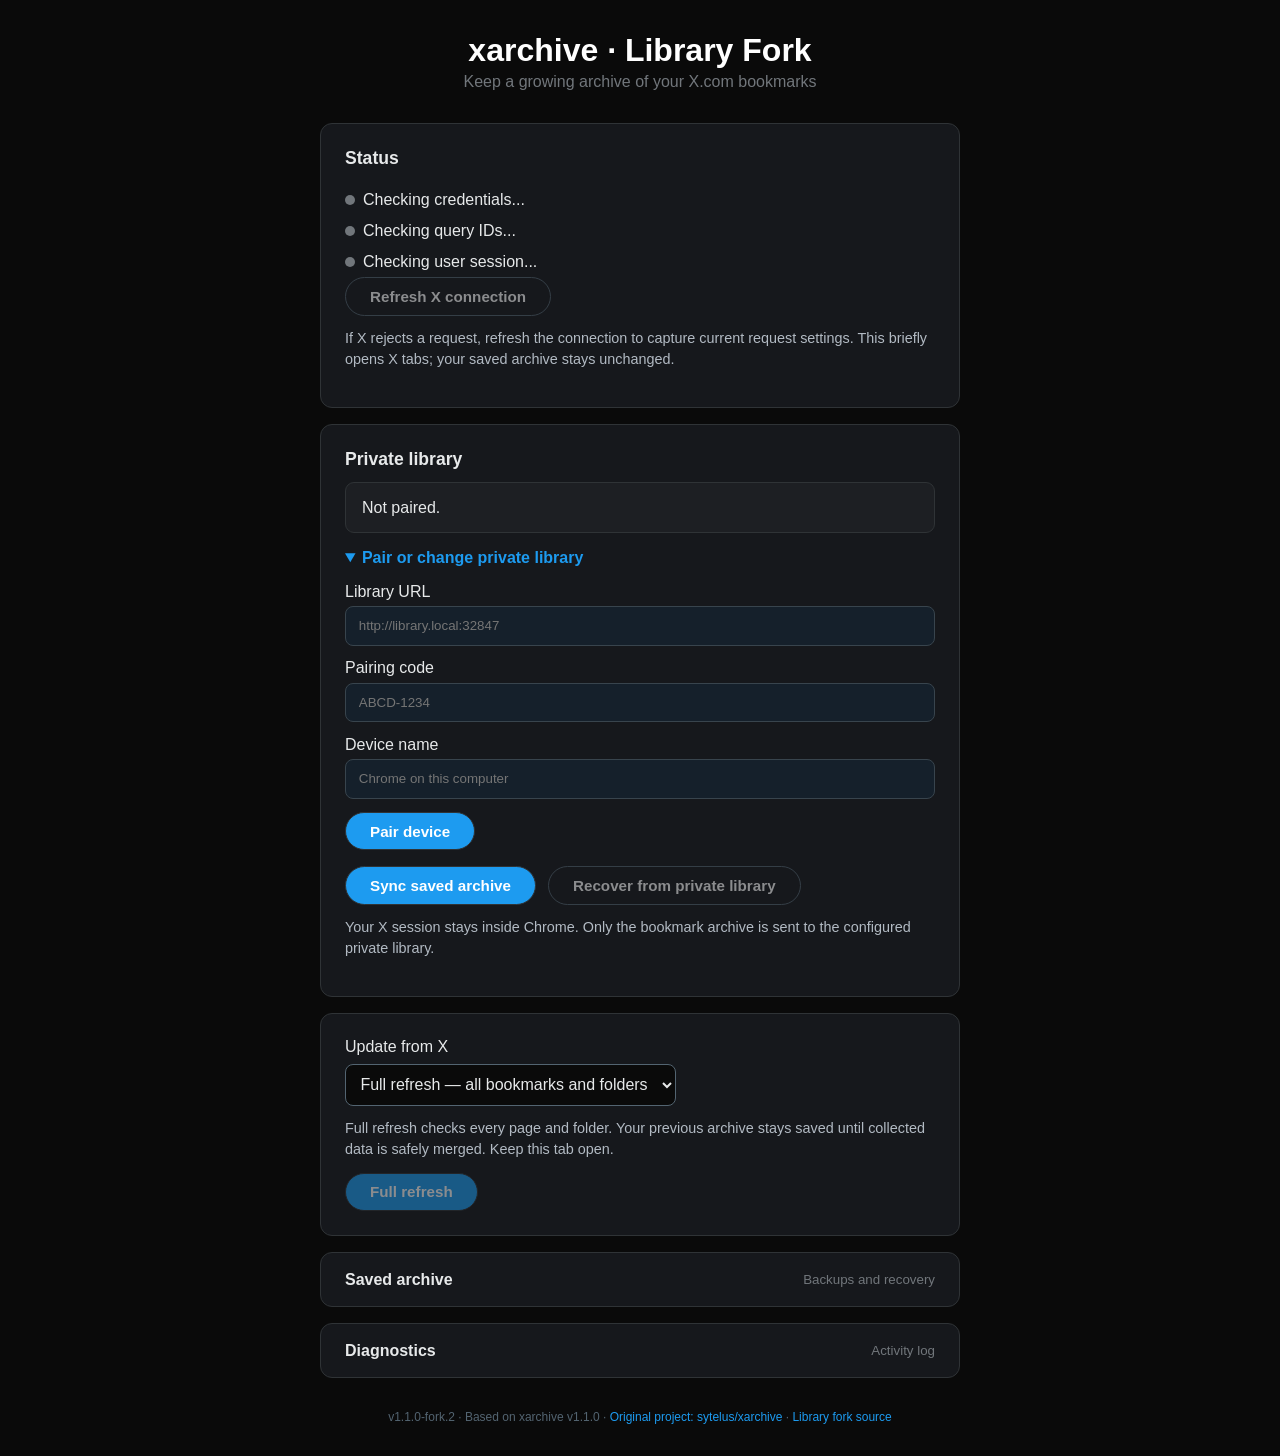
<file: extension/xarchive/options.html>
<!DOCTYPE html>
<html lang="en">
<head>
  <meta charset="UTF-8">
  <meta name="viewport" content="width=device-width, initial-scale=1.0">
  <title>xarchive · Library Fork</title>
  <link rel="stylesheet" href="options.css">
</head>
<body>
  <div class="container">
    <header>
      <h1>xarchive · Library Fork</h1>
      <p class="subtitle">Keep a growing archive of your X.com bookmarks</p>
    </header>

    <!-- Status Section -->
    <section id="status-section" class="card">
      <h2>Status</h2>
      <div id="cred-status" class="status-item">
        <span class="status-dot" id="cred-dot"></span>
        <span id="cred-text">Checking credentials...</span>
      </div>
      <div id="queryid-status" class="status-item">
        <span class="status-dot" id="queryid-dot"></span>
        <span id="queryid-text">Checking query IDs...</span>
      </div>
      <div id="user-status" class="status-item">
        <span class="status-dot" id="user-dot"></span>
        <span id="user-text">Checking user session...</span>
      </div>
      <p id="hint-text" class="hint" style="display:none;"></p>
      <button id="btn-connection" class="secondary" disabled>Refresh X connection</button>
      <p class="help">If X rejects a request, refresh the connection to capture current request settings. This briefly opens X tabs; your saved archive stays unchanged.</p>
    </section>

    <!-- Private library connection: primary setup, directly below status. -->
    <section id="connector-section" class="card">
      <h2>Private library</h2>
      <p id="connector-status" class="connection-status" role="status">Not paired.</p>
      <details id="connector-setup" class="inline-disclosure" open>
        <summary>Pair or change private library</summary>
        <div class="disclosure-body">
          <label for="connector-url">Library URL</label>
          <input id="connector-url" type="url" placeholder="http://library.local:32847" autocomplete="url">
          <label for="connector-code">Pairing code</label>
          <input id="connector-code" type="text" placeholder="ABCD-1234" autocomplete="one-time-code">
          <label for="connector-name">Device name</label>
          <input id="connector-name" type="text" maxlength="100" placeholder="Chrome on this computer">
          <button id="btn-pair">Pair device</button>
        </div>
      </details>
      <div id="connector-actions" class="button-row connector-buttons" hidden>
        <button id="btn-sync-now">Sync saved archive</button>
        <button id="btn-bootstrap" class="secondary" disabled>Recover from private library</button>
      </div>
      <p class="help">Your X session stays inside Chrome. Only the bookmark archive is sent to the configured private library.</p>
    </section>

    <!-- Controls Section -->
    <section id="controls-section" class="card">
      <label for="update-mode">Update from X</label>
      <select id="update-mode">
        <option value="full">Full refresh — all bookmarks and folders</option>
        <option value="quick">Quick update — recent bookmarks only</option>
      </select>
      <p id="mode-help" class="help">Full refresh checks every page and folder. Your previous archive stays saved until collected data is safely merged. Keep this tab open.</p>
      <div class="button-row">
        <button id="btn-start" disabled>Full refresh</button>
        <button id="btn-pause" style="display:none;">Pause</button>
        <button id="btn-resume" style="display:none;">Resume</button>
        <button id="btn-stop" style="display:none;">Stop</button>
      </div>
    </section>

    <details id="library-section" class="card disclosure-card">
      <summary><span>Saved archive</span><small>Backups and recovery</small></summary>
      <div class="disclosure-body">
        <p id="library-status" role="status" aria-live="polite">Loading saved archive…</p>
        <p id="library-refresh" class="help"></p>
        <div class="button-row">
          <button id="btn-import" class="secondary">Import existing JSON</button>
          <button id="btn-combined" disabled>Download combined archive</button>
          <button id="btn-undo" class="secondary" disabled>Undo last update</button>
        </div>
        <input id="library-file" type="file" accept=".json,application/json" hidden>
        <p class="help">Import an earlier export to start with your existing data. Updates add and refresh bookmarks; missing or unavailable posts never erase saved content. Each X account has a separate archive.</p>
        <p class="help">The extension and viewer keep separate browser copies. Download the combined JSON here, then use <strong>Update from JSON</strong> in the viewer. Keep downloaded files as backups.</p>
      </div>
    </details>

    <!-- Progress Section -->
    <section id="progress-section" class="card" style="display:none;">
      <h2>Progress</h2>
      <div class="progress-bar-container">
        <div class="progress-bar" id="progress-bar"></div>
      </div>
      <div class="progress-stats">
        <div class="stat">
          <span class="stat-label">Phase</span>
          <span class="stat-value" id="stat-phase">--</span>
        </div>
        <div class="stat">
          <span class="stat-label">Bookmarks</span>
          <span class="stat-value" id="stat-bookmarks">0</span>
        </div>
        <div class="stat">
          <span class="stat-label">Pages</span>
          <span class="stat-value" id="stat-pages">0</span>
        </div>
        <div class="stat">
          <span class="stat-label">Folders</span>
          <span class="stat-value" id="stat-folders">--</span>
        </div>
        <div class="stat">
          <span class="stat-label">Speed</span>
          <span class="stat-value" id="stat-speed">--</span>
        </div>
        <div class="stat">
          <span class="stat-label">Elapsed</span>
          <span class="stat-value" id="stat-elapsed">0:00</span>
        </div>
      </div>
      <div id="rate-limit-notice" class="notice" style="display:none;">
        <p>Rate limited. Waiting <span id="cooldown-timer"></span>...</p>
      </div>
    </section>

    <!-- Log Section -->
    <details id="log-section" class="card disclosure-card">
      <summary><span>Diagnostics</span><small>Activity log</small></summary>
      <div class="disclosure-body"><div id="log" class="log-container"></div></div>
    </details>

    <!-- Result Section (shown after complete or stop) -->
    <section id="result-section" class="card" style="display:none;">
      <h2 id="result-heading">Export Complete</h2>
      <p id="result-account" class="help"></p>
      <p id="result-coverage" class="help" role="status"></p>
      <div class="complete-stats">
        <p><strong id="result-total">0</strong> bookmarks collected in this scan</p>
        <p><strong id="result-available">0</strong> available, <strong id="result-unavailable">0</strong> unavailable</p>
        <div id="result-unavailable-reasons" style="display:none;"></div>
        <p id="result-folder-summary"><strong id="result-folders">0</strong> folders found</p>
        <p>Duration: <strong id="result-duration">0:00</strong></p>
      </div>
      <div class="button-row">
        <button id="btn-download">Download latest snapshot</button>
        <button id="btn-recover" class="secondary">Merge collected snapshot</button>
      </div>
      <p class="help">A snapshot contains only this scan’s results. The combined archive above includes previously saved bookmarks too. Pause/Resume works while this tab stays open. After closing it, collected data can be recovered here; the next scan starts from the beginning.</p>
    </section>

    <!-- Footer -->
    <footer>
      <span id="version-info"></span>
      &middot; Based on xarchive <span id="upstream-version-info"></span>
      &middot; <a href="https://github.com/sytelus/xarchive" target="_blank" rel="noopener">Original project: sytelus/xarchive</a>
      &middot; <a href="https://github.com/sergioframi/x-bookmarks-library" target="_blank" rel="noopener">Library fork source</a>
    </footer>
  </div>

  <dialog id="library-review" aria-labelledby="library-review-title">
    <h2 id="library-review-title">Review archive import</h2>
    <p id="library-review-summary"></p>
    <p id="library-review-coverage" class="help"></p>
    <p id="library-review-expectation" class="help">Save adds and refreshes bookmarks for this account. Older saved content stays. Undo restores your previous archive.</p>
    <p id="library-review-error" role="alert"></p>
    <div class="button-row"><button id="library-cancel" class="secondary">Cancel</button><button id="library-save">Save update</button></div>
  </dialog>

  <script type="module" src="options.js"></script>
</body>
</html>
</file>
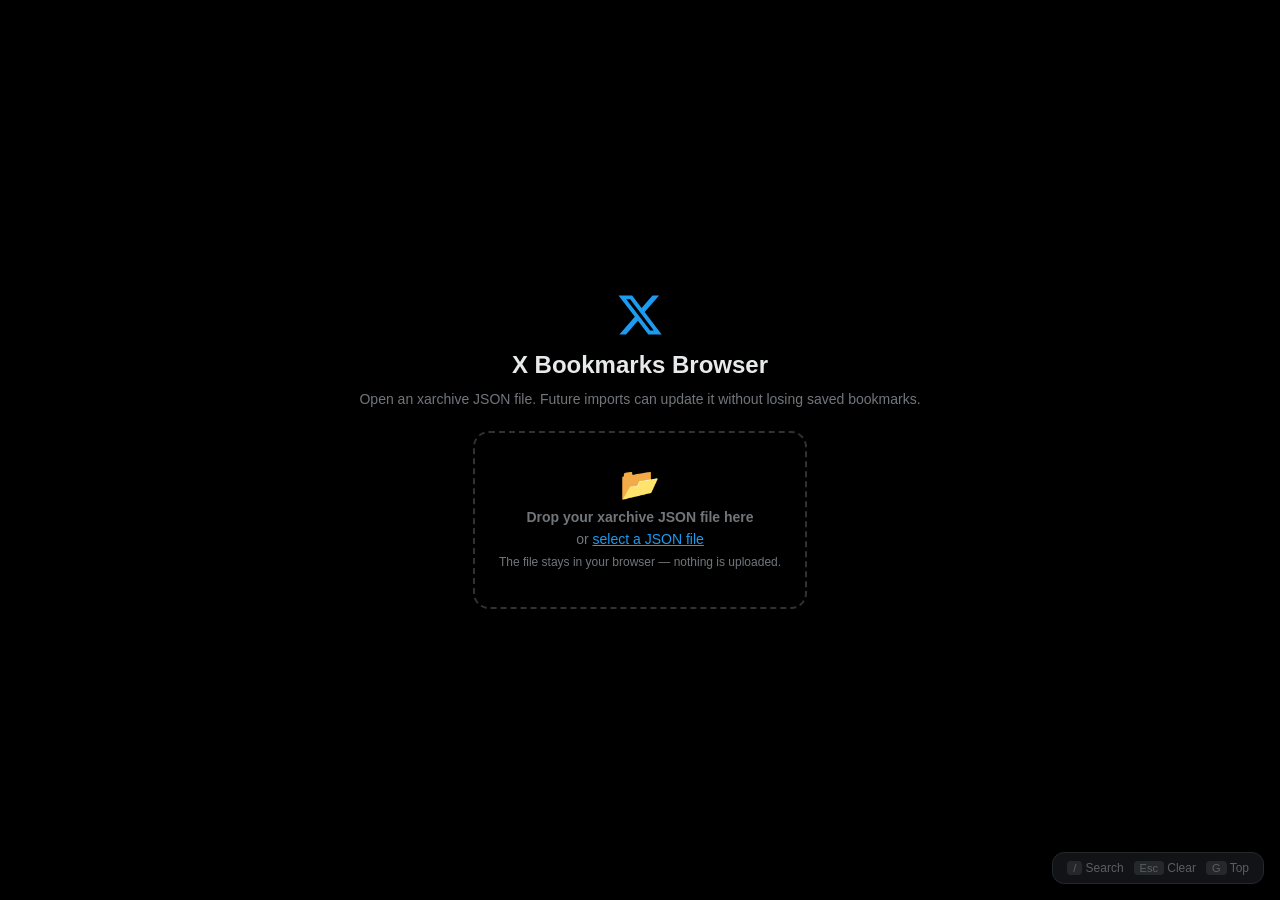
<file: extension/xarchive/viewer.html>
<!DOCTYPE html>
<html lang="en">
<head>
<meta name="referrer" content="no-referrer">
<meta charset="UTF-8">
<meta name="viewport" content="width=device-width, initial-scale=1.0">
<title>X Bookmarks Browser</title>
<style>
:root {
  --bg: #000;
  --surface: #16181c;
  --surface-hover: #1d1f23;
  --border: #2f3336;
  --text: #e7e9ea;
  --text-secondary: #71767b;
  --accent: #1d9bf0;
  --accent-hover: #1a8cd8;
  --green: #00ba7c;
  --pink: #f91880;
  --orange: #ff7a00;
  --sidebar-w: 280px;
  --header-h: 53px;
}

* { margin: 0; padding: 0; box-sizing: border-box; }

body {
  font-family: -apple-system, BlinkMacSystemFont, "Segoe UI", Roboto, Helvetica, Arial, sans-serif;
  background: var(--bg);
  color: var(--text);
  overflow: hidden;
  height: 100vh;
}

/* Layout */
.app { display: flex; height: 100vh; }

/* Sidebar */
.sidebar {
  width: var(--sidebar-w);
  border-right: 1px solid var(--border);
  display: flex;
  flex-direction: column;
  flex-shrink: 0;
  height: 100vh;
  overflow: hidden;
}

.sidebar-header {
  padding: 12px 16px;
  border-bottom: 1px solid var(--border);
  font-size: 20px;
  font-weight: 700;
  display: flex;
  align-items: center;
  gap: 8px;
  flex-shrink: 0;
}

.sidebar-header svg { width: 24px; height: 24px; fill: var(--text); }

.folder-filter {
  padding: 8px 12px;
  flex-shrink: 0;
}

.folder-filter input {
  width: 100%;
  background: var(--surface);
  border: 1px solid var(--border);
  border-radius: 20px;
  padding: 6px 12px;
  color: var(--text);
  font-size: 13px;
  outline: none;
}

.folder-filter input:focus { border-color: var(--accent); }

.folder-list {
  flex: 1;
  overflow-y: auto;
  padding: 4px 0;
}

.folder-item {
  padding: 8px 16px;
  cursor: pointer;
  font-size: 14px;
  color: var(--text-secondary);
  display: flex;
  justify-content: space-between;
  align-items: center;
  transition: background 0.15s;
  user-select: none;
}

.folder-item:hover { background: var(--surface-hover); }
.folder-item.active { background: var(--surface); color: var(--accent); font-weight: 600; }

.folder-count {
  font-size: 12px;
  background: var(--surface);
  padding: 1px 8px;
  border-radius: 12px;
  color: var(--text-secondary);
  min-width: 28px;
  text-align: center;
}

.folder-item.active .folder-count { background: rgba(29,155,240,0.15); color: var(--accent); }

/* Main content */
.main {
  flex: 1;
  display: flex;
  flex-direction: column;
  min-width: 0;
  height: 100vh;
}

/* Header / Search */
.header {
  height: var(--header-h);
  border-bottom: 1px solid var(--border);
  display: flex;
  align-items: center;
  padding: 0 16px;
  gap: 12px;
  flex-shrink: 0;
  backdrop-filter: blur(12px);
  background: rgba(0,0,0,0.65);
  position: sticky;
  top: 0;
  z-index: 10;
}

.search-box {
  flex: 1;
  max-width: 500px;
  position: relative;
}

.search-box svg {
  position: absolute;
  left: 12px;
  top: 50%;
  transform: translateY(-50%);
  width: 18px;
  height: 18px;
  fill: var(--text-secondary);
  pointer-events: none;
}

.search-box input {
  width: 100%;
  background: var(--surface);
  border: 1px solid var(--border);
  border-radius: 24px;
  padding: 8px 12px 8px 38px;
  color: var(--text);
  font-size: 14px;
  outline: none;
  transition: border-color 0.15s;
}

.search-box input:focus { border-color: var(--accent); }
.search-box input:focus + svg { fill: var(--accent); }

.result-count {
  font-size: 13px;
  color: var(--text-secondary);
  white-space: nowrap;
}

.sort-btn {
  background: var(--surface);
  border: 1px solid var(--border);
  color: var(--text-secondary);
  border-radius: 20px;
  padding: 6px 14px;
  font-size: 13px;
  cursor: pointer;
  white-space: nowrap;
  transition: all 0.15s;
}

.sort-btn:hover { border-color: var(--accent); color: var(--accent); }

/* Tweet feed */
.feed {
  flex: 1;
  overflow-y: auto;
  position: relative;
}

.feed-inner {
  position: relative;
  max-width: 700px;
  margin: 0 auto;
}

/* Tweet card */
.tweet {
  border-bottom: 1px solid var(--border);
  padding: 12px 16px;
  transition: background 0.1s;
  cursor: default;
  position: absolute;
  width: 100%;
  left: 0;
}

.tweet:hover { background: var(--surface-hover); }

.tweet-header {
  display: flex;
  align-items: center;
  gap: 8px;
  margin-bottom: 4px;
}

.avatar {
  width: 40px;
  height: 40px;
  border-radius: 50%;
  background: var(--surface);
  flex-shrink: 0;
  display: flex;
  align-items: center;
  justify-content: center;
  font-size: 16px;
  font-weight: 700;
  color: var(--accent);
  overflow: hidden;
}

.avatar img {
  width: 100%;
  height: 100%;
  object-fit: cover;
}

.tweet-author {
  display: flex;
  flex-direction: column;
  min-width: 0;
  flex: 1;
}

.author-name {
  font-weight: 700;
  font-size: 15px;
  white-space: nowrap;
  overflow: hidden;
  text-overflow: ellipsis;
}

.author-handle {
  font-size: 13px;
  color: var(--text-secondary);
}

.tweet-date {
  font-size: 13px;
  color: var(--text-secondary);
  white-space: nowrap;
  margin-left: auto;
}

.tweet-date a { color: var(--text-secondary); text-decoration: none; }
.tweet-date a:hover { text-decoration: underline; }

/* Tweet text */
.tweet-text {
  font-size: 15px;
  line-height: 1.5;
  word-wrap: break-word;
  overflow-wrap: break-word;
  margin: 4px 0 0 48px;
  white-space: pre-wrap;
}

.tweet-text a { color: var(--accent); text-decoration: none; }
.tweet-text a:hover { text-decoration: underline; }
.tweet-text .hashtag { color: var(--accent); }
.tweet-text .mention { color: var(--accent); }

/* Reply indicator */
.reply-indicator {
  font-size: 13px;
  color: var(--text-secondary);
  margin: 0 0 4px 48px;
}

.reply-indicator a { color: var(--accent); text-decoration: none; }

/* Media */
.tweet-media {
  margin: 10px 0 0 48px;
  border-radius: 16px;
  overflow: hidden;
  border: 1px solid var(--border);
}

.tweet-media.grid-2 { display: grid; grid-template-columns: 1fr 1fr; gap: 2px; }
.tweet-media.grid-3 { display: grid; grid-template-columns: 1fr 1fr; grid-template-rows: 1fr 1fr; gap: 2px; }
.tweet-media.grid-3 > :first-child { grid-row: 1 / -1; }
.tweet-media.grid-4 { display: grid; grid-template-columns: 1fr 1fr; grid-template-rows: 1fr 1fr; gap: 2px; }

.media-item {
  position: relative;
  background: var(--surface);
  min-height: 120px;
  max-height: 400px;
  overflow: hidden;
}

.media-item img {
  width: 100%;
  height: 100%;
  object-fit: cover;
  display: block;
}

.media-item video {
  width: 100%;
  height: 100%;
  object-fit: cover;
  display: block;
}

.media-placeholder {
  display: flex;
  align-items: center;
  justify-content: center;
  min-height: 120px;
  color: var(--text-secondary);
  font-size: 13px;
  gap: 6px;
  padding: 16px;
  text-align: center;
}

.media-placeholder svg { width: 20px; height: 20px; fill: var(--text-secondary); }

.gif-badge {
  position: absolute;
  bottom: 8px;
  left: 8px;
  background: rgba(0,0,0,0.75);
  color: #fff;
  font-size: 11px;
  font-weight: 700;
  padding: 2px 6px;
  border-radius: 4px;
}

/* Card */
.tweet-card {
  margin: 10px 0 0 48px;
  border: 1px solid var(--border);
  border-radius: 16px;
  overflow: hidden;
  cursor: pointer;
  transition: background 0.15s;
}

.tweet-card:hover { background: var(--surface); }

.card-body {
  padding: 12px;
}

.card-domain {
  font-size: 12px;
  color: var(--text-secondary);
  margin-bottom: 2px;
  display: flex;
  align-items: center;
  gap: 4px;
}

.card-title {
  font-size: 14px;
  font-weight: 400;
  line-height: 1.3;
  display: -webkit-box;
  -webkit-line-clamp: 2;
  -webkit-box-orient: vertical;
  overflow: hidden;
}

.card-desc {
  font-size: 13px;
  color: var(--text-secondary);
  margin-top: 2px;
  display: -webkit-box;
  -webkit-line-clamp: 2;
  -webkit-box-orient: vertical;
  overflow: hidden;
}

/* Poll card */
.tweet-poll {
  margin: 10px 0 0 48px;
  padding: 8px 0;
}

.poll-label {
  font-size: 13px;
  color: var(--text-secondary);
  font-style: italic;
}

/* Quoted tweet */
.quoted-tweet {
  margin: 10px 0 0 48px;
  border: 1px solid var(--border);
  border-radius: 16px;
  padding: 12px;
  cursor: pointer;
  transition: background 0.15s;
}

.quoted-tweet:hover { background: var(--surface); }

.qt-header {
  display: flex;
  align-items: center;
  gap: 6px;
  margin-bottom: 4px;
}

.qt-avatar {
  width: 20px;
  height: 20px;
  border-radius: 50%;
  background: var(--surface);
  display: flex;
  align-items: center;
  justify-content: center;
  font-size: 10px;
  font-weight: 700;
  color: var(--accent);
}

.qt-name { font-size: 13px; font-weight: 700; }
.qt-handle { font-size: 13px; color: var(--text-secondary); }

.qt-text {
  font-size: 14px;
  line-height: 1.4;
  word-wrap: break-word;
}

.qt-unavailable {
  font-size: 13px;
  color: var(--text-secondary);
  font-style: italic;
}

/* Metrics */
.tweet-metrics {
  display: flex;
  gap: 24px;
  margin: 8px 0 0 48px;
  padding-top: 4px;
}

.metric {
  display: flex;
  align-items: center;
  gap: 4px;
  font-size: 13px;
  color: var(--text-secondary);
  cursor: default;
}

.metric svg { width: 16px; height: 16px; fill: var(--text-secondary); }
.metric.replies:hover svg { fill: var(--accent); }
.metric.retweets:hover svg { fill: var(--green); }
.metric.likes:hover svg { fill: var(--pink); }
.metric.bookmarks:hover svg { fill: var(--accent); }
.metric.views:hover svg { fill: var(--text-secondary); }

/* Folder tags */
.tweet-folders {
  display: flex;
  flex-wrap: wrap;
  gap: 4px;
  margin: 8px 0 0 48px;
}

.folder-tag {
  font-size: 11px;
  padding: 2px 8px;
  border-radius: 12px;
  background: rgba(29,155,240,0.12);
  color: var(--accent);
  cursor: pointer;
  transition: background 0.15s;
}

.folder-tag:hover { background: rgba(29,155,240,0.25); }

/* Scrollbar */
::-webkit-scrollbar { width: 8px; }
::-webkit-scrollbar-track { background: transparent; }
::-webkit-scrollbar-thumb { background: var(--border); border-radius: 4px; }
::-webkit-scrollbar-thumb:hover { background: var(--text-secondary); }

/* Loading */
.loading-screen {
  display: flex;
  flex-direction: column;
  align-items: center;
  justify-content: center;
  height: 100vh;
  gap: 12px;
  padding: 20px;
}

.loading-screen h2 { font-size: 24px; font-weight: 700; }

.spinner {
  width: 32px;
  height: 32px;
  border: 3px solid var(--border);
  border-top-color: var(--accent);
  border-radius: 50%;
  animation: spin 0.8s linear infinite;
}

@keyframes spin { to { transform: rotate(360deg); } }

.loading-status { color: var(--text-secondary); font-size: 14px; text-align: center; }

.progress-bar-outer {
  width: 300px;
  max-width: 80vw;
  height: 6px;
  background: var(--border);
  border-radius: 3px;
  overflow: hidden;
}

.progress-bar-inner {
  height: 100%;
  background: var(--accent);
  border-radius: 3px;
  width: 0%;
  transition: width 0.2s;
}

.error-box {
  background: #2d1215;
  border: 1px solid #f4212e;
  border-radius: 12px;
  padding: 16px 20px;
  max-width: 600px;
  width: 100%;
  text-align: left;
}

.error-box h3 { color: #f4212e; font-size: 16px; margin-bottom: 8px; }
.error-box p { font-size: 13px; color: var(--text-secondary); margin: 4px 0; line-height: 1.5; }
.error-box code { font-size: 12px; color: var(--text); background: rgba(255,255,255,0.08); padding: 1px 5px; border-radius: 3px; word-break: break-all; }
.error-box .error-detail { color: #f4212e; font-family: monospace; font-size: 12px; margin: 8px 0; word-break: break-all; }
.error-box ul { font-size: 13px; color: var(--text-secondary); margin: 8px 0 0 18px; line-height: 1.7; }

.drop-zone {
  border: 2px dashed var(--border);
  border-radius: 16px;
  padding: 32px 24px;
  max-width: 500px;
  width: 100%;
  text-align: center;
  cursor: pointer;
  transition: border-color 0.2s, background 0.2s;
}

.drop-zone:hover, .drop-zone.drag-over {
  border-color: var(--accent);
  background: rgba(29,155,240,0.05);
}

.drop-zone p { font-size: 14px; color: var(--text-secondary); margin: 6px 0; }
.drop-zone .drop-icon { font-size: 32px; margin-bottom: 4px; }
.drop-zone input[type=file] { display: none; }
.drop-zone .browse-link { color: var(--accent); cursor: pointer; text-decoration: underline; }

/* Empty state */
.empty-state {
  display: flex;
  flex-direction: column;
  align-items: center;
  justify-content: center;
  padding: 80px 20px;
  color: var(--text-secondary);
  text-align: center;
  gap: 8px;
}

.empty-state svg { width: 48px; height: 48px; fill: var(--text-secondary); opacity: 0.5; }
.empty-state h3 { font-size: 18px; color: var(--text); }

/* Search highlight */
mark {
  background: rgba(29,155,240,0.3);
  color: var(--text);
  border-radius: 2px;
  padding: 0 1px;
}

/* Keyboard hint */
.kbd-hint {
  position: fixed;
  bottom: 16px;
  right: 16px;
  background: var(--surface);
  border: 1px solid var(--border);
  border-radius: 12px;
  padding: 8px 14px;
  font-size: 12px;
  color: var(--text-secondary);
  z-index: 100;
  opacity: 0.8;
}

kbd {
  background: var(--border);
  padding: 1px 6px;
  border-radius: 4px;
  font-size: 11px;
  font-family: inherit;
}

/* Responsive */
@media (max-width: 768px) {
  .sidebar { display: none; }
  .sidebar.open { display: flex; position: fixed; z-index: 50; background: var(--bg); height: 100vh; }
  .tweet-text, .tweet-media, .tweet-card, .quoted-tweet, .tweet-metrics, .tweet-folders, .reply-indicator, .tweet-poll { margin-left: 0; }
}

/* Back to top */
.back-to-top {
  position: fixed;
  bottom: 60px;
  right: 20px;
  width: 40px;
  height: 40px;
  border-radius: 50%;
  background: var(--accent);
  border: none;
  cursor: pointer;
  display: none;
  align-items: center;
  justify-content: center;
  z-index: 100;
  box-shadow: 0 2px 8px rgba(0,0,0,0.4);
  transition: transform 0.15s;
}

.back-to-top:hover { transform: scale(1.1); }
.back-to-top svg { width: 20px; height: 20px; fill: #fff; }
.back-to-top.visible { display: flex; }
</style>
<style>
.archive-bar { padding: 12px 16px; border-bottom: 1px solid var(--border); background: var(--surface); flex-shrink: 0; }
.archive-actions { display: flex; gap: 8px; flex-wrap: wrap; align-items: center; margin: 8px 0; }
.archive-bar p { font-size: 13px; line-height: 1.5; margin: 4px 0; color: #aeb8c2; }
.archive-bar select { max-width: 100%; background: var(--bg); color: var(--text); padding: 6px; border: 1px solid var(--border); border-radius: 6px; }
.archive-bar button, dialog button { padding: 8px 12px; border: 1px solid #536471; border-radius: 18px; background: transparent; color: var(--text); cursor: pointer; }
.archive-bar button.primary, dialog button.primary { background: #0876be; border-color: #0876be; color: white; }
button:disabled { opacity: .5; cursor: default; }
button:focus-visible, select:focus-visible, a:focus-visible { outline: 2px solid #1d9bf0; outline-offset: 3px; }
#archive-status { color: var(--text); }
.archive-note { color: #efb872; padding: 6px 0; font-size: 13px; }
dialog { margin: auto; width: min(560px, calc(100vw - 32px)); max-height: 85vh; overflow: auto; padding: 24px; background: var(--surface); color: var(--text); border: 1px solid #536471; border-radius: 12px; }
dialog::backdrop { background: #000a; }
dialog h2 { margin-bottom: 12px; }
dialog p { margin: 10px 0; line-height: 1.5; overflow-wrap: anywhere; }
.archive-summary { font-size: 17px; font-weight: 600; }
.folder-item { width: 100%; border: 0; background: transparent; color: inherit; font: inherit; text-align: left; }
.folder-tag { font: inherit; }
.browse-link { border: 0; background: none; font: inherit; }
#mobile-folder { display: none; max-width: 100%; background: var(--bg); color: var(--text); padding: 8px; border: 1px solid var(--border); }
@media (max-width: 700px) { #mobile-folder { display: block; width: 100%; } }
@media (max-width: 600px) { .archive-bar { padding: 8px; max-height: 42vh; overflow: auto; } .archive-actions button { padding: 7px 9px; font-size: 12px; } .header { flex-wrap: wrap; height: auto; min-height: 53px; padding: 8px; } }
</style>
</head>
<body>

<div id="loading" class="loading-screen">
  <svg viewBox="0 0 24 24" width="48" height="48" fill="#1d9bf0"><path d="M18.244 2.25h3.308l-7.227 8.26 8.502 11.24H16.17l-5.214-6.817L4.99 21.75H1.68l7.73-8.835L1.254 2.25H8.08l4.713 6.231zm-1.161 17.52h1.833L7.084 4.126H5.117z"/></svg>
  <h2>X Bookmarks Browser</h2>
  <div id="load-spinner" class="spinner"></div>
  <div class="progress-bar-outer" id="progress-bar" style="display:none">
    <div class="progress-bar-inner" id="progress-fill"></div>
  </div>
  <div id="load-status" class="loading-status">Initializing...</div>
  <div id="load-error"></div>
  <div id="drop-zone-container"></div>
</div>

<div id="app" class="app" style="display:none">
  <!-- Sidebar -->
  <aside class="sidebar" id="sidebar">
    <div class="sidebar-header">
      <svg viewBox="0 0 24 24"><path d="M3 4h18v2H3V4zm0 7h18v2H3v-2zm0 7h12v2H3v-2z"/></svg>
      Folders
    </div>
    <div class="folder-filter">
      <input type="text" id="folder-search" aria-label="Filter folders" placeholder="Filter folders..." autocomplete="off">
    </div>
    <div class="folder-list" id="folder-list"></div>
  </aside>

  <!-- Main -->
  <main class="main">
    <section class="archive-bar" aria-label="Your archive">
      <label for="archive-account">Saved archive</label>
      <select id="archive-account" aria-label="Saved archive"></select>
      <div class="archive-actions">
        <button class="primary" id="update-archive">Update from JSON</button>
        <button id="open-archive">Open another archive</button>
        <button id="download-archive">Download combined archive</button>
        <button id="undo-archive" disabled>Undo last update</button>
      </div>
      <p id="archive-status" role="status" aria-live="polite"></p>
      <details><summary>How updates work</summary>
        <p>Import a newer export to add and refresh bookmarks. Older saved content stays, even if it is missing or unavailable in the new file. Accounts stay separate. Preview changes before saving; undo restores the previous archive.</p>
        <p id="archive-coverage"></p>
        <p id="archive-refresh"></p>
        <p>This browser remembers your archive. Download the combined JSON for a backup or to move it to another browser. Media links are saved; media files may become unavailable.</p>
      </details>
    </section>
    <div class="header">
      <select id="mobile-folder" aria-label="Filter by folder"></select>
      <div class="search-box">
        <svg viewBox="0 0 24 24"><path d="M10.25 3.75c-3.59 0-6.5 2.91-6.5 6.5s2.91 6.5 6.5 6.5c1.795 0 3.419-.726 4.596-1.904 1.178-1.177 1.904-2.801 1.904-4.596 0-3.59-2.91-6.5-6.5-6.5zm-8.5 6.5c0-4.694 3.806-8.5 8.5-8.5s8.5 3.806 8.5 8.5c0 1.986-.682 3.815-1.824 5.262l4.781 4.781-1.414 1.414-4.781-4.781c-1.447 1.142-3.276 1.824-5.262 1.824-4.694 0-8.5-3.806-8.5-8.5z"/></svg>
        <input type="text" id="search" aria-label="Search bookmarks" placeholder="Search bookmarks..." autocomplete="off" spellcheck="false">
      </div>
      <span class="result-count" id="result-count"></span>
      <button class="sort-btn" id="sort-btn" title="Toggle sort">Newest</button>
    </div>
    <div class="feed" id="feed">
      <div class="feed-inner" id="feed-inner"></div>
    </div>
  </main>
</div>

<button class="back-to-top" id="back-to-top" title="Back to top">
  <svg viewBox="0 0 24 24"><path d="M12 4l-8 8h5v8h6v-8h5z"/></svg>
</button>

<div class="kbd-hint" id="kbd-hint">
  <kbd>/</kbd> Search &nbsp; <kbd>Esc</kbd> Clear &nbsp; <kbd>G</kbd> Top
</div>

<dialog id="import-review" aria-labelledby="import-title">
  <h2 id="import-title">Review archive update</h2>
  <p id="import-source"></p>
  <p id="import-summary" class="archive-summary"></p>
  <p id="import-coverage"></p>
  <p id="import-expectation">Your existing archive stays unchanged until you save. Missing bookmarks are kept. You can undo this update.</p>
  <p id="import-error" role="alert"></p>
  <div class="archive-actions"><button id="import-cancel">Cancel</button><button class="primary" id="import-save">Save update</button></div>
</dialog>
<input id="archive-file" type="file" accept=".json,application/json" hidden>
<script src="lib/archive.js"></script>
<script src="lib/viewer-workflow.js"></script>
<script>
// ---- App State ----
let allBookmarks = [];
let allFolders = [];
let archiveRecord = null;
let pendingImport = null;
let importIntent = 'open';
let archiveBusy = false;
let viewerEventsBound = false;
let lastFullRefresh = null;
const archiveStore = new XArchive.ArchiveStore();
let folderMap = new Map(); // folder ID -> [bookmark indices]
const UNFILED_FOLDER = Symbol('unfiled');
let filteredIndices = [];  // indices into allBookmarks
let activeFolder = null;
let searchQuery = '';
let sortNewest = true;

// ---- Virtual Scroll State ----
const ITEM_HEIGHT_EST = 200; // estimated, will be measured
let measuredHeights = {};
let positionCache = [];
let totalHeight = 0;
let tweetResizeObserver = null;
let visibleRange = { start: 0, end: 0 };
const OVERSCAN = 5;

// ---- Search Index ----
let searchIndex = new Map();  // token -> [bookmark indices]

// ---- DOM refs ----
let feedEl, feedInnerEl, searchEl, resultCountEl, folderListEl, folderSearchEl, sortBtn, backToTopBtn;

// ---- Loading UI helpers ----
function setStatus(msg) {
  document.getElementById('load-status').textContent = msg;
}

function setProgress(pct) {
  const bar = document.getElementById('progress-bar');
  const fill = document.getElementById('progress-fill');
  bar.style.display = 'block';
  fill.style.width = Math.min(100, Math.round(pct)) + '%';
}

function hideSpinner() {
  document.getElementById('load-spinner').style.display = 'none';
}

function showError(title, detail, hints) {
  hideSpinner();
  document.getElementById('progress-bar').style.display = 'none';
  const box = document.getElementById('load-error');
  let html = `<div class="error-box"><h3>${escHtml(title)}</h3>`;
  if (detail) html += `<div class="error-detail">${escHtml(detail)}</div>`;
  if (hints && hints.length) {
    html += `<ul>`;
    for (const h of hints) html += `<li>${h}</li>`;
    html += `</ul>`;
  }
  html += `</div>`;
  box.innerHTML = html;
}

function showFilePicker(message) {
  hideSpinner();
  document.getElementById('progress-bar').style.display = 'none';
  setStatus(message || '');
  const container = document.getElementById('drop-zone-container');
  container.innerHTML = `
    <div class="drop-zone" id="drop-zone">
      <div class="drop-icon">&#128194;</div>
      <p><strong>Drop your xarchive JSON file here</strong></p>
      <p>or <button type="button" class="browse-link" id="browse-link">select a JSON file</button></p>
      <p style="font-size:12px;color:var(--text-secondary);margin-top:8px">The file stays in your browser — nothing is uploaded.</p>
      <input type="file" id="file-input" accept=".json">
    </div>`;

  const dropZone = document.getElementById('drop-zone');
  const fileInput = document.getElementById('file-input');

  document.getElementById('browse-link').addEventListener('click', (e) => { e.stopPropagation(); fileInput.click(); });
  // Do not let a programmatic input click bubble back and open it twice.
  dropZone.addEventListener('click', e => { if (e.target !== fileInput) fileInput.click(); });

  dropZone.addEventListener('dragover', (e) => { e.preventDefault(); dropZone.classList.add('drag-over'); });
  dropZone.addEventListener('dragleave', () => dropZone.classList.remove('drag-over'));
  dropZone.addEventListener('drop', (e) => {
    e.preventDefault();
    dropZone.classList.remove('drag-over');
    const file = e.dataTransfer.files[0];
    if (file) loadFromFile(file);
  });

  fileInput.addEventListener('change', () => {
    if (fileInput.files[0]) loadFromFile(fileInput.files[0]);
  });
}

async function processData(data) {
  lastFullRefresh = data.archive_metadata?.last_full_refresh_at || null;
  if (!data.bookmarks || !Array.isArray(data.bookmarks)) {
    showError(
      'Invalid data format',
      'Expected a JSON object with a "bookmarks" array.',
      [
        `Top-level keys found: <code>${escHtml(Object.keys(data).join(', '))}</code>`,
        `Make sure this is an xarchive export file.`
      ]
    );
    showFilePicker('Try a different file:');
    return;
  }

  activeFolder = null;
  searchQuery = '';
  measuredHeights = {};
  allFolders = data.folders || [];
  allBookmarks = data.bookmarks || [];
  folderMap = new Map();
  searchIndex = new Map();
  sortedIndexKeys = [];
  const totalCount = allBookmarks.length;

  setStatus(`Processing ${totalCount.toLocaleString('en')} bookmarks...`);
  setProgress(70);
  await sleep(10);

  // Build folder map
  const BATCH_SIZE = 2000;
  for (let i = 0; i < allBookmarks.length; i++) {
    const b = allBookmarks[i];
    b._date = b.created_at ? new Date(b.created_at) : null;
    b._timestamp = b._date?.getTime() || 0;
    b._searchText = buildSearchText(b).toLowerCase();
    if (b.folders) {
      for (const fname of b.folder_ids || b.folders) {
        if (!folderMap.has(fname)) folderMap.set(fname, []);
        folderMap.get(fname).push(i);
      }
    }
    // Yield to UI every BATCH_SIZE items
    if (i % BATCH_SIZE === 0 && i > 0) {
      setProgress(70 + (i / totalCount) * 15);
      setStatus(`Processing bookmarks: ${i.toLocaleString('en')} / ${totalCount.toLocaleString('en')}`);
      await sleep(0);
    }
  }

  allFolders.sort((a, b) => a.name.localeCompare(b.name, undefined, { sensitivity: 'base' }));

  setStatus(`Building search index for ${totalCount.toLocaleString('en')} bookmarks...`);
  setProgress(88);
  await sleep(10);
  buildSearchIndex();

  setProgress(100);
  setStatus(`Loaded ${totalCount.toLocaleString('en')} bookmarks in ${allFolders.length} folders.`);
  await sleep(200);

  document.getElementById('loading').style.display = 'none';
  document.getElementById('app').style.display = 'flex';

  feedEl = document.getElementById('feed');
  feedInnerEl = document.getElementById('feed-inner');
  searchEl = document.getElementById('search');
  resultCountEl = document.getElementById('result-count');
  folderListEl = document.getElementById('folder-list');
  folderSearchEl = document.getElementById('folder-search');
  sortBtn = document.getElementById('sort-btn');
  backToTopBtn = document.getElementById('back-to-top');

  searchEl.value = '';
  folderSearchEl.value = '';
  feedEl.scrollTop = 0;
  renderFolders();
  applyFilters();

  if (!viewerEventsBound) {
    viewerEventsBound = true;
    searchEl.addEventListener('input', debounce(onSearch, 150));
    folderSearchEl.addEventListener('input', onFolderFilter);
    sortBtn.addEventListener('click', toggleSort);
    document.getElementById('mobile-folder').addEventListener('change', e => selectFolder(e.target.value === 'unfiled' ? UNFILED_FOLDER : e.target.value.slice(3)));
    feedEl.addEventListener('scroll', onScroll);
    backToTopBtn.addEventListener('click', () => { feedEl.scrollTop = 0; });
    document.addEventListener('keydown', onKeyDown);
    if (typeof ResizeObserver !== 'undefined') {
      let feedWidth = feedEl.clientWidth;
      const observer = new ResizeObserver(() => {
        if (!filteredIndices.length) return;
        if (feedEl.clientWidth !== feedWidth) {
          feedWidth = feedEl.clientWidth;
          measuredHeights = {};
          resetVirtualScroll();
        } else renderVisible();
      });
      observer.observe(feedEl);
    }
  }

  setTimeout(() => {
    const hint = document.getElementById('kbd-hint');
    hint.style.opacity = '0';
    setTimeout(() => hint.style.display = 'none', 500);
  }, 8000);
}

function sleep(ms) { return new Promise(r => setTimeout(r, ms)); }

// ---- Search Index ----
function tokenize(text) {
  return text.toLowerCase().replace(/[^\p{L}\p{N}_\s@#]/gu, ' ').split(/\s+/).filter(t => t.length > 1);
}

function buildSearchText(b) {
  const parts = [b.full_text || ''];
  if (b.author?.screen_name) parts.push(b.author.screen_name);
  if (b.author?.name) parts.push(b.author.name);
  if (b.entities?.hashtags) parts.push(b.entities.hashtags.join(' '));
  if (b.entities?.mentions) parts.push(b.entities.mentions.map(m => m.screen_name).join(' '));
  for (const u of b.entities?.urls || []) parts.push(u.url || '', u.expanded_url || '', u.display_url || '');
  if (b.card?.title) parts.push(b.card.title);
  if (b.card?.description) parts.push(b.card.description);
  if (b.quoted_tweet?.full_text) parts.push(b.quoted_tweet.full_text);
  if (b.folders) parts.push(b.folders.join(' '));
  return parts.join(' ');
}

function buildSearchIndex() {
  for (let i = 0; i < allBookmarks.length; i++) {
    const tokens = tokenize(allBookmarks[i]._searchText);
    const seen = new Set();
    for (const t of tokens) {
      if (seen.has(t)) continue;
      seen.add(t);
      if (!searchIndex.has(t)) searchIndex.set(t, []);
      searchIndex.get(t).push(i);
    }
  }
}

// Sorted keys for fast prefix search via binary search
let sortedIndexKeys = [];

function searchBookmarks(query) {
  const tokens = tokenize(query);
  if (tokens.length === 0) return null;

  // Build sorted keys lazily
  if (sortedIndexKeys.length === 0) {
    sortedIndexKeys = [...searchIndex.keys()].sort();
  }

  let result = null;
  for (const token of tokens) {
    const matches = new Set();

    // Binary search for prefix start
    let lo = 0, hi = sortedIndexKeys.length;
    while (lo < hi) {
      const mid = (lo + hi) >> 1;
      if (sortedIndexKeys[mid] < token) lo = mid + 1;
      else hi = mid;
    }
    // Collect all keys that start with this token
    for (let i = lo; i < sortedIndexKeys.length; i++) {
      const key = sortedIndexKeys[i];
      if (!key.startsWith(token)) break;
      for (const idx of searchIndex.get(key)) matches.add(idx);
    }

    if (result === null) {
      result = matches;
    } else {
      const intersection = new Set();
      for (const idx of matches) {
        if (result.has(idx)) intersection.add(idx);
      }
      result = intersection;
    }
  }
  return result || new Set();
}

// ---- Filtering & Sorting ----
function applyFilters() {
  let indices;

  // Start with folder filter
  if (activeFolder) {
    indices = folderMap.has(activeFolder) ? [...folderMap.get(activeFolder)] : [];
  } else {
    indices = Array.from({ length: allBookmarks.length }, (_, i) => i);
  }

  // Apply search
  if (searchQuery) {
    const searchResults = searchBookmarks(searchQuery);
    if (searchResults !== null) {
      indices = indices.filter(i => searchResults.has(i));
    }
  }

  // Sort
  if (sortNewest) {
    indices.sort((a, b) => allBookmarks[b]._timestamp - allBookmarks[a]._timestamp);
  } else {
    indices.sort((a, b) => allBookmarks[a]._timestamp - allBookmarks[b]._timestamp);
  }

  filteredIndices = indices;
  measuredHeights = {};
  updateResultCount();
  resetVirtualScroll();
}

function updateResultCount() {
  const total = allBookmarks.length;
  const shown = filteredIndices.length;
  const parts = [];
  if (activeFolder) parts.push(`in "${activeFolder === UNFILED_FOLDER ? 'Unfiled' : allFolders.find(f => (f.id || f.name) === activeFolder)?.name || activeFolder}"`);
  if (searchQuery) parts.push(`matching "${searchQuery}"`);
  resultCountEl.textContent = parts.length
    ? `${shown.toLocaleString('en')} of ${total.toLocaleString('en')} ${parts.join(' ')}`
    : `${total.toLocaleString('en')} bookmarks`;
}

// ---- Virtual Scroll ----
function resetVirtualScroll() {
  feedEl.scrollTop = 0;
  visibleRange = { start: -1, end: -1 };

  if (filteredIndices.length === 0) {
    tweetResizeObserver?.disconnect();
    positionCache = [];
    feedInnerEl.style.height = 'auto';
    feedInnerEl.innerHTML = `<div class="empty-state">
      <svg viewBox="0 0 24 24"><path d="M10.25 3.75c-3.59 0-6.5 2.91-6.5 6.5s2.91 6.5 6.5 6.5c1.795 0 3.419-.726 4.596-1.904 1.178-1.177 1.904-2.801 1.904-4.596 0-3.59-2.91-6.5-6.5-6.5zm-8.5 6.5c0-4.694 3.806-8.5 8.5-8.5s8.5 3.806 8.5 8.5c0 1.986-.682 3.815-1.824 5.262l4.781 4.781-1.414 1.414-4.781-4.781c-1.447 1.142-3.276 1.824-5.262 1.824-4.694 0-8.5-3.806-8.5-8.5z"/></svg>
      <h3>No bookmarks found</h3>
      <p>Try a different search or folder</p>
    </div>`;
    return;
  }

  // Use estimated heights
  positionCache = [];
  let y = 0;
  for (let i = 0; i < filteredIndices.length; i++) {
    const h = measuredHeights[filteredIndices[i]] || ITEM_HEIGHT_EST;
    positionCache.push({ top: y, height: h });
    y += h;
  }
  totalHeight = y;
  feedInnerEl.style.height = totalHeight + 'px';
  renderVisible();
}

function renderVisible() {
  if (!filteredIndices.length) return;
  const scrollTop = feedEl.scrollTop;
  const viewHeight = feedEl.clientHeight;

  // Binary search for first visible item
  let lo = 0, hi = positionCache.length - 1;
  while (lo < hi) {
    const mid = (lo + hi) >> 1;
    if (positionCache[mid].top + positionCache[mid].height < scrollTop) lo = mid + 1;
    else hi = mid;
  }
  const start = Math.max(0, lo - OVERSCAN);

  // Find last visible
  let end = start;
  while (end < positionCache.length && positionCache[end].top < scrollTop + viewHeight) end++;
  end = Math.min(positionCache.length - 1, end + OVERSCAN);

  // Only re-render if range changed
  if (start === visibleRange.start && end === visibleRange.end) return;
  visibleRange = { start, end };

  // Render
  const fragment = document.createDocumentFragment();
  for (let i = start; i <= end && i < filteredIndices.length; i++) {
    const bIdx = filteredIndices[i];
    const bookmark = allBookmarks[bIdx];
    const el = createTweetElement(bookmark, bIdx, i);
    el.style.top = positionCache[i].top + 'px';
    fragment.appendChild(el);
  }
  tweetResizeObserver?.disconnect();
  feedInnerEl.innerHTML = '';
  feedInnerEl.appendChild(fragment);
  if (typeof ResizeObserver !== 'undefined') {
    tweetResizeObserver ||= new ResizeObserver(() => { measureVisible(); renderVisible(); });
    for (const child of feedInnerEl.children) tweetResizeObserver.observe(child);
  }
  measureVisible();
  backToTopBtn.classList.toggle('visible', scrollTop > 1000);
}

function measureVisible() {

  // Measure actual heights and recalc if needed
  let needRecalc = false;
  const children = feedInnerEl.children;
  for (let c = 0; c < children.length; c++) {
    const child = children[c];
    const vIdx = parseInt(child.dataset.vidx);
    const bIdx = filteredIndices[vIdx];
    const actualH = child.offsetHeight;
    if (positionCache[vIdx] && Math.abs(actualH - positionCache[vIdx].height) > 2) {
      positionCache[vIdx].height = actualH;
      measuredHeights[bIdx] = actualH;
      needRecalc = true;
    }
  }

  if (needRecalc) {
    let y = 0;
    for (let i = 0; i < positionCache.length; i++) {
      positionCache[i].top = y;
      y += positionCache[i].height;
    }
    totalHeight = y;
    feedInnerEl.style.height = totalHeight + 'px';
    // Reposition visible items
    for (let c = 0; c < children.length; c++) {
      const vIdx = parseInt(children[c].dataset.vidx);
      children[c].style.top = positionCache[vIdx].top + 'px';
    }
  }

}

let scrollRaf = null;
function onScroll() {
  if (scrollRaf) return;
  scrollRaf = requestAnimationFrame(() => {
    scrollRaf = null;
    renderVisible();
  });
}

// ---- Tweet Rendering ----
function createTweetElement(b, bIdx, vIdx) {
  const div = document.createElement('div');
  div.className = 'tweet';
  div.dataset.vidx = vIdx;

  const authorName = b.author?.name || b.author?.screen_name || `User ${b.author?.user_id?.slice(-4) || '?'}`;
  const handle = b.author?.screen_name ? `@${b.author.screen_name}` : (b.author?.user_id ? `@user_${b.author.user_id.slice(-6)}` : '');
  const initial = authorName[0]?.toUpperCase() || '?';
  const dateStr = formatDate(b._date);
  const tweetUrl = `https://x.com/i/status/${encodeURIComponent(b.tweet_id)}`;

  let html = '';

  // Header
  html += `<div class="tweet-header">`;
  if (safeUrl(b.author?.profile_image_url)) {
    html += `<div class="avatar"><img src="${escHtml(safeUrl(b.author.profile_image_url))}" alt="" loading="lazy" referrerpolicy="no-referrer"></div>`;
  } else {
    html += `<div class="avatar">${escHtml(initial)}</div>`;
  }
  html += `<div class="tweet-author">`;
  html += `<span class="author-name">${escHtml(authorName)}${b.author?.verified ? ' <svg viewBox="0 0 24 24" width="16" height="16" fill="#1d9bf0" style="vertical-align:-3px"><path d="M22.25 12c0-1.43-.88-2.67-2.19-3.34.46-1.39.2-2.9-.81-3.91s-2.52-1.27-3.91-.81c-.66-1.31-1.91-2.19-3.34-2.19s-2.67.88-3.34 2.19c-1.39-.46-2.9-.2-3.91.81s-1.27 2.52-.81 3.91C2.63 9.33 1.75 10.57 1.75 12s.88 2.67 2.19 3.34c-.46 1.39-.2 2.9.81 3.91s2.52 1.27 3.91.81c.66 1.31 1.91 2.19 3.34 2.19s2.67-.88 3.34-2.19c1.39.46 2.9.2 3.91-.81s1.27-2.52.81-3.91c1.31-.67 2.19-1.91 2.19-3.34zm-11.08 4.71l-4.17-4.17 1.42-1.41 2.75 2.75 5.58-5.58 1.42 1.41-7 7z"/></svg>' : ''}</span>`;
  html += `<span class="author-handle">${escHtml(handle)}${b.author?.followers_count ? ` · ${formatNum(b.author.followers_count)} followers` : ''}</span>`;
  html += `</div>`;
  html += `<span class="tweet-date"><a href="${tweetUrl}" target="_blank" rel="noopener">${dateStr}</a></span>`;
  html += `</div>`;

  // Reply indicator
  if (b.in_reply_to_tweet_id) {
    const replyHandle = b.entities?.mentions?.[0]?.screen_name;
    if (replyHandle) {
      html += `<div class="reply-indicator">Replying to <a href="https://x.com/${encodeURIComponent(replyHandle)}" target="_blank" rel="noopener noreferrer">@${escHtml(replyHandle)}</a></div>`;
    } else {
      html += `<div class="reply-indicator">Replying to a tweet</div>`;
    }
  }

  if (b.status === 'unavailable') html += `<div class="archive-note">Unavailable in the latest observation. Previously saved content is shown when available.</div>`;
  if (lastFullRefresh && b._archive?.last_seen_at && b._archive.last_seen_at < lastFullRefresh) html += `<div class="archive-note">Not seen in the last complete full refresh. Retained from your earlier archive.</div>`;

  // Tweet text
  html += `<div class="tweet-text">${renderTweetText(b)}</div>`;

  // Media
  if (b.media && b.media.length > 0) {
    html += renderMedia(b.media);
  }

  // Card
  if (b.card) {
    html += renderCard(b.card, b.entities?.urls);
  }

  // Quoted tweet
  if (b.quoted_tweet) {
    html += renderQuotedTweet(b.quoted_tweet);
  }

  // Metrics
  const m = b.metrics;
  if (m) {
    html += `<div class="tweet-metrics">`;
    html += `<span class="metric replies"><svg viewBox="0 0 24 24"><path d="M1.751 10c0-4.42 3.584-8 8.005-8h4.366c4.49 0 8.129 3.64 8.129 8.13 0 2.25-.893 4.31-2.457 5.83l-5.364 5.21c-.36.35-.928.15-1.015-.36l-.18-1.06c-.15-.89.2-1.78.84-2.37l3.74-3.41c.87-.8 1.36-1.91 1.36-3.07 0-2.41-1.95-4.37-4.36-4.37H9.756c-2.35 0-4.255 1.9-4.255 4.25v.09c0 .98.333 1.93.943 2.69l5.378 6.7c.37.46.2 1.13-.36 1.32l-.94.32c-.72.25-1.51.05-2.02-.51l-5.2-5.71C1.985 12.49 1.751 11.27 1.751 10z"/></svg>${formatNum(m.replies)}</span>`;
    html += `<span class="metric retweets"><svg viewBox="0 0 24 24"><path d="M4.5 3.88l4.432 4.14-1.364 1.46L5.5 7.55V16c0 1.1.896 2 2 2H13v2H7.5c-2.209 0-4-1.79-4-4V7.55L1.432 9.48.068 8.02 4.5 3.88zM16.5 6H11V4h5.5c2.209 0 4 1.79 4 4v8.45l2.068-1.93 1.364 1.46-4.432 4.14-4.432-4.14 1.364-1.46 2.068 1.93V8c0-1.1-.896-2-2-2z"/></svg>${formatNum(m.retweets)}</span>`;
    html += `<span class="metric likes"><svg viewBox="0 0 24 24"><path d="M16.697 5.5c-1.222-.06-2.679.51-3.89 2.16l-.805 1.09-.806-1.09C9.984 6.01 8.526 5.44 7.304 5.5c-1.243.07-2.349.78-2.91 1.91-.552 1.12-.633 2.78.479 4.82 1.074 1.97 3.257 4.27 7.129 6.61 3.87-2.34 6.052-4.64 7.126-6.61 1.111-2.04 1.03-3.7.477-4.82-.561-1.13-1.666-1.84-2.908-1.91zm4.187 7.69c-1.351 2.48-4.001 5.12-8.379 7.67l-.503.3-.504-.3c-4.379-2.55-7.029-5.19-8.382-7.67-1.36-2.5-1.41-4.86-.514-6.67.887-1.79 2.647-2.91 4.601-3.01 1.651-.09 3.368.56 4.798 2.01 1.429-1.45 3.146-2.1 4.796-2.01 1.954.1 3.714 1.22 4.601 3.01.896 1.81.846 4.17-.514 6.67z"/></svg>${formatNum(m.likes)}</span>`;
    if (m.bookmarks) html += `<span class="metric bookmarks"><svg viewBox="0 0 24 24"><path d="M4 4.5C4 3.12 5.119 2 6.5 2h11C18.881 2 20 3.12 20 4.5v18.44l-8-5.71-8 5.71V4.5zM6.5 4c-.276 0-.5.22-.5.5v14.56l6-4.29 6 4.29V4.5c0-.28-.224-.5-.5-.5h-11z"/></svg>${formatNum(m.bookmarks)}</span>`;
    if (m.views) html += `<span class="metric views"><svg viewBox="0 0 24 24"><path d="M8.75 21V3h2v18h-2zM18.75 21V8.5h2V21h-2zM13.75 21v-9h2v9h-2zM3.75 21v-4h2v4h-2z"/></svg>${formatNum(m.views)}</span>`;
    html += `</div>`;
  }

  // Folder tags
  if (b.folders && b.folders.length > 0) {
    html += `<div class="tweet-folders">`;
    for (const [index, f] of b.folders.entries()) {
      html += `<button type="button" class="folder-tag" data-folder="${escHtml(b.folder_ids?.[index] || f)}">${escHtml(f)}</button>`;
    }
    html += `</div>`;
  }

  div.innerHTML = html;
  div.querySelector('.avatar img')?.addEventListener('error', e => { e.target.parentElement.textContent = initial; }, { once: true });
  div.querySelectorAll('.media-item img, .media-item video').forEach(el => el.addEventListener('error', () => {
    const parent = el.parentElement;
    parent.replaceChildren();
    const placeholder = document.createElement('div');
    placeholder.className = 'media-placeholder';
    placeholder.textContent = 'Media unavailable';
    parent.appendChild(placeholder);
  }, { once: true }));

  // Folder tag click
  div.querySelectorAll('.folder-tag').forEach(tag => {
    tag.addEventListener('click', (e) => {
      e.stopPropagation();
      selectFolder(tag.dataset.folder);
    });
  });

  return div;
}

// Linkify raw text in one pass, then escape each text segment. Sequential
// replacements in generated HTML can corrupt attributes and entity escapes.
function renderTweetText(b) {
  const urls = new Map((b.entities?.urls || []).filter(u => u.url).map(u => [u.url, u]));
  const terms = tokenize(searchQuery).sort((a, b) => b.length - a.length);
  const highlight = value => {
    if (!terms.length) return escHtml(value);
    const pattern = new RegExp(terms.map(escRegex).join('|'), 'giu');
    let html = '', offset = 0;
    for (const m of value.matchAll(pattern)) {
      html += escHtml(value.slice(offset, m.index)) + `<mark>${escHtml(m[0])}</mark>`;
      offset = m.index + m[0].length;
    }
    return html + escHtml(value.slice(offset));
  };
  const text = b.full_text || '';
  const pattern = /https?:\/\/[^\s<>"']+|@\w+|#[\p{L}\p{N}_]+/gu;
  let html = '', offset = 0;
  for (const m of text.matchAll(pattern)) {
    html += highlight(text.slice(offset, m.index));
    const token = m[0], entity = urls.get(token);
    const display = entity?.display_url || entity?.expanded_url || token;
    const href = token.startsWith('@') ? `https://x.com/${encodeURIComponent(token.slice(1))}`
      : token.startsWith('#') ? `https://x.com/search?q=${encodeURIComponent(token)}`
      : safeUrl(entity?.expanded_url || token);
    // A bare t.co URL without an entity is usually an embedded-media marker.
    if (entity || !token.startsWith('https://t.co/')) {
      html += href ? `<a href="${escHtml(href)}" target="_blank" rel="noopener noreferrer">${highlight(display)}</a>` : highlight(display);
    }
    offset = m.index + token.length;
  }
  return (html + highlight(text.slice(offset))).trim();
}

function renderMedia(media) {
  const gridClass = media.length > 1 ? ` grid-${Math.min(media.length, 4)}` : '';
  let html = `<div class="tweet-media${gridClass}">`;
  for (const m of media) {
    const poster = safeUrl(m.thumbnail_url || m.url);
    const video = getBestVideoVariant(m.variants);
    html += '<div class="media-item">';
    if (['video', 'animated_gif'].includes(m.type) && video) {
      html += `<video src="${escHtml(video)}" poster="${escHtml(poster)}" controls preload="none" playsinline ${m.type === 'animated_gif' ? 'loop muted' : ''}></video>`;
    } else if (poster) {
      html += `<img src="${escHtml(poster)}" alt="${escHtml(m.alt_text || '')}" loading="lazy" referrerpolicy="no-referrer">`;
    } else html += '<div class="media-placeholder">Media unavailable</div>';
    html += '</div>';
  }
  return html + '</div>';
}

function getBestVideoVariant(variants) {
  if (!variants || variants.length === 0) return null;
  // Pick the mp4 with highest bitrate under 2M, or just the best available
  const mp4s = variants.filter(v => v.content_type === 'video/mp4' && safeUrl(v.url));
  if (mp4s.length === 0) return null;
  mp4s.sort((a, b) => (b.bitrate || 0) - (a.bitrate || 0));
  // Pick one around 800k-1.2M, fallback to best
  const preferred = mp4s.find(v => v.bitrate && v.bitrate <= 1200000 && v.bitrate >= 400000);
  return (preferred || mp4s[mp4s.length - 1])?.url || null;
}

function renderCard(card, urls) {
  if (card.type?.includes('poll')) {
    const choices = card.type.match(/poll(\d)choice/);
    const n = choices ? choices[1] : '?';
    return `<div class="tweet-poll"><span class="poll-label">Poll (${n} choices)</span></div>`;
  }

  const url = safeUrl(card.url) || safeUrl(urls?.[0]?.expanded_url);
  let domain = '';
  try { domain = new URL(url.startsWith('http') ? url : 'https://' + url).hostname.replace('www.', ''); } catch {}

  if (!card.title && !card.description) return '';

  let html = `<a class="tweet-card" ${url ? `href="${escHtml(url)}"` : ''} target="_blank" rel="noopener noreferrer" style="text-decoration:none;color:inherit;display:block">`;
  html += `<div class="card-body">`;
  if (domain) html += `<div class="card-domain"><svg viewBox="0 0 24 24" width="14" height="14" fill="currentColor"><path d="M12 2C6.48 2 2 6.48 2 12s4.48 10 10 10 10-4.48 10-10S17.52 2 12 2zm-1 17.93c-3.95-.49-7-3.85-7-7.93 0-.62.08-1.21.21-1.79L9 15v1c0 1.1.9 2 2 2v1.93zm6.9-2.54c-.26-.81-1-1.39-1.9-1.39h-1v-3c0-.55-.45-1-1-1H8v-2h2c.55 0 1-.45 1-1V7h2c1.1 0 2-.9 2-2v-.41c2.93 1.19 5 4.06 5 7.41 0 2.08-.8 3.97-2.1 5.39z"/></svg>${escHtml(domain)}</div>`;
  if (card.title) html += `<div class="card-title">${escHtml(card.title)}</div>`;
  if (card.description) html += `<div class="card-desc">${escHtml(card.description)}</div>`;
  html += `</div></a>`;
  return html;
}

function renderQuotedTweet(qt) {
  if (qt.status === 'unavailable' || !qt.full_text) {
    return `<div class="quoted-tweet"><div class="qt-unavailable">This post is unavailable.</div></div>`;
  }

  const name = qt.author?.name || qt.author?.screen_name || 'User';
  const handle = qt.author?.screen_name ? `@${qt.author.screen_name}` : '';
  const initial = name[0]?.toUpperCase() || '?';
  const url = qt.tweet_id ? `https://x.com/i/status/${encodeURIComponent(qt.tweet_id)}` : '#';

  let html = `<a class="quoted-tweet" href="${escHtml(url)}" target="_blank" rel="noopener" style="text-decoration:none;color:inherit;display:block">`;
  html += `<div class="qt-header"><div class="qt-avatar">${escHtml(initial)}</div>`;
  html += `<span class="qt-name">${escHtml(name)}</span>`;
  if (handle) html += `<span class="qt-handle">${escHtml(handle)}</span>`;
  html += `</div>`;
  html += `<div class="qt-text">${escHtml(qt.full_text)}</div>`;
  html += `</a>`;
  return html;
}

// ---- Folder Sidebar ----
function renderFolders(filter) {
  const fq = (filter || '').toLowerCase();
  let html = '';

  // "All" item
  const allCount = allBookmarks.length;
  html += `<button type="button" class="folder-item${!activeFolder ? ' active' : ''}" data-folder="">
    <span>All Bookmarks</span>
    <span class="folder-count">${formatNum(allCount)}</span>
  </button>`;

  // "Unfiled" item
  const unfiledCount = allBookmarks.filter(b => !b.folders || b.folders.length === 0).length;
  html += `<button type="button" class="folder-item${activeFolder === UNFILED_FOLDER ? ' active' : ''}" data-kind="unfiled">
    <span>Unfiled</span>
    <span class="folder-count">${formatNum(unfiledCount)}</span>
  </button>`;

  for (const f of allFolders) {
    if (fq && !f.name.toLowerCase().includes(fq)) continue;
    const id = f.id || f.name;
    const count = folderMap.get(id)?.length || 0;
    html += `<button type="button" class="folder-item${activeFolder === id ? ' active' : ''}" data-folder="${escHtml(id)}">
      <span data-i18n-skip>${escHtml(f.name)}</span>
      <span class="folder-count">${formatNum(count)}</span>
    </button>`;
  }

  folderListEl.innerHTML = html;
  const mobile = document.getElementById('mobile-folder');
  mobile.innerHTML = '<option value="id:">All Bookmarks</option><option value="unfiled">Unfiled</option>'
    + allFolders.map(f => `<option value="id:${escHtml(f.id || f.name)}">${escHtml(f.name)} (${folderMap.get(f.id || f.name)?.length || 0})</option>`).join('');
  mobile.value = activeFolder === UNFILED_FOLDER ? 'unfiled' : `id:${activeFolder || ''}`;

  // Click handlers
  folderListEl.querySelectorAll('.folder-item').forEach(el => {
    el.addEventListener('click', () => {
      selectFolder(el.dataset.kind === 'unfiled' ? UNFILED_FOLDER : el.dataset.folder);
    });
  });
}

function selectFolder(name) {
  if (name === '') {
    activeFolder = null;
  } else if (name === UNFILED_FOLDER) {
    activeFolder = UNFILED_FOLDER;
    // Build unfiled indices on the fly
    folderMap.set(UNFILED_FOLDER, []);
    for (let i = 0; i < allBookmarks.length; i++) {
      if (!allBookmarks[i].folders || allBookmarks[i].folders.length === 0) {
        folderMap.get(UNFILED_FOLDER).push(i);
      }
    }
  } else {
    activeFolder = name;
  }
  renderFolders(folderSearchEl.value);
  applyFilters();
}

function onFolderFilter() {
  renderFolders(folderSearchEl.value);
}

// ---- Search ----
function onSearch() {
  searchQuery = searchEl.value.trim();
  applyFilters();
}

// ---- Sort ----
function toggleSort() {
  sortNewest = !sortNewest;
  sortBtn.textContent = sortNewest ? 'Newest' : 'Oldest';
  applyFilters();
}

// ---- Keyboard ----
function onKeyDown(e) {
  if (pendingImport || archiveBusy) return;
  if (e.key === '/' && !isInputFocused()) {
    e.preventDefault();
    searchEl.focus();
  } else if (e.key === 'Escape') {
    if (document.activeElement === searchEl) {
      searchEl.value = '';
      searchQuery = '';
      searchEl.blur();
      applyFilters();
    }
  } else if (e.key === 'g' && !isInputFocused()) {
    feedEl.scrollTop = 0;
  }
}

function isInputFocused() {
  const tag = document.activeElement?.tagName;
  return ['INPUT', 'TEXTAREA', 'SELECT', 'BUTTON'].includes(tag) || document.activeElement?.isContentEditable;
}

// ---- Utility ----
function escHtml(s) {
  return String(s ?? '').replace(/&/g, '&amp;').replace(/</g, '&lt;').replace(/>/g, '&gt;').replace(/"/g, '&quot;').replace(/'/g, '&#39;');
}

/** Imported strings must not become executable or local-file URLs. */
function safeUrl(value) {
  if (typeof value !== 'string') return '';
  try { const url = new URL(value); return ['http:', 'https:'].includes(url.protocol) ? url.href : ''; }
  catch { return ''; }
}

function escRegex(s) {
  return s.replace(/[.*+?^${}()|[\]\\]/g, '\\$&');
}

function formatDate(d) {
  if (!d || isNaN(d)) return '';
  return new Intl.DateTimeFormat('en', { dateStyle: 'medium' }).format(d);
}

function formatNum(n) {
  if (typeof n !== 'number' || !Number.isFinite(n) || n < 0) return '0';
  if (n >= 1000000) return (n / 1000000).toFixed(1).replace(/\.0$/, '') + 'M';
  if (n >= 10000) return (n / 1000).toFixed(1).replace(/\.0$/, '') + 'K';
  if (n >= 1000) return (n / 1000).toFixed(1).replace(/\.0$/, '') + 'K';
  return n.toString();
}

function debounce(fn, ms) {
  let timer;
  return function(...args) {
    clearTimeout(timer);
    timer = setTimeout(() => fn.apply(this, args), ms);
  };
}

// ---- Start ----
init().catch(err => {
  console.error(err);
  showError(
    'Unexpected error during initialization',
    `${err.name}: ${err.message}`,
    [
      `Stack: <code>${escHtml(err.stack?.split('\n').slice(0, 3).join(' <- ') || 'N/A')}</code>`,
      `Protocol: <code>${window.location.protocol}</code>`,
      `URL: <code>${escHtml(window.location.href)}</code>`,
      `User-Agent: <code>${escHtml(navigator.userAgent)}</code>`,
      `You can also load the file manually below:`
    ]
  );
  showFilePicker('Or load a file manually:');
});
</script>
</body>
</html>
</file>
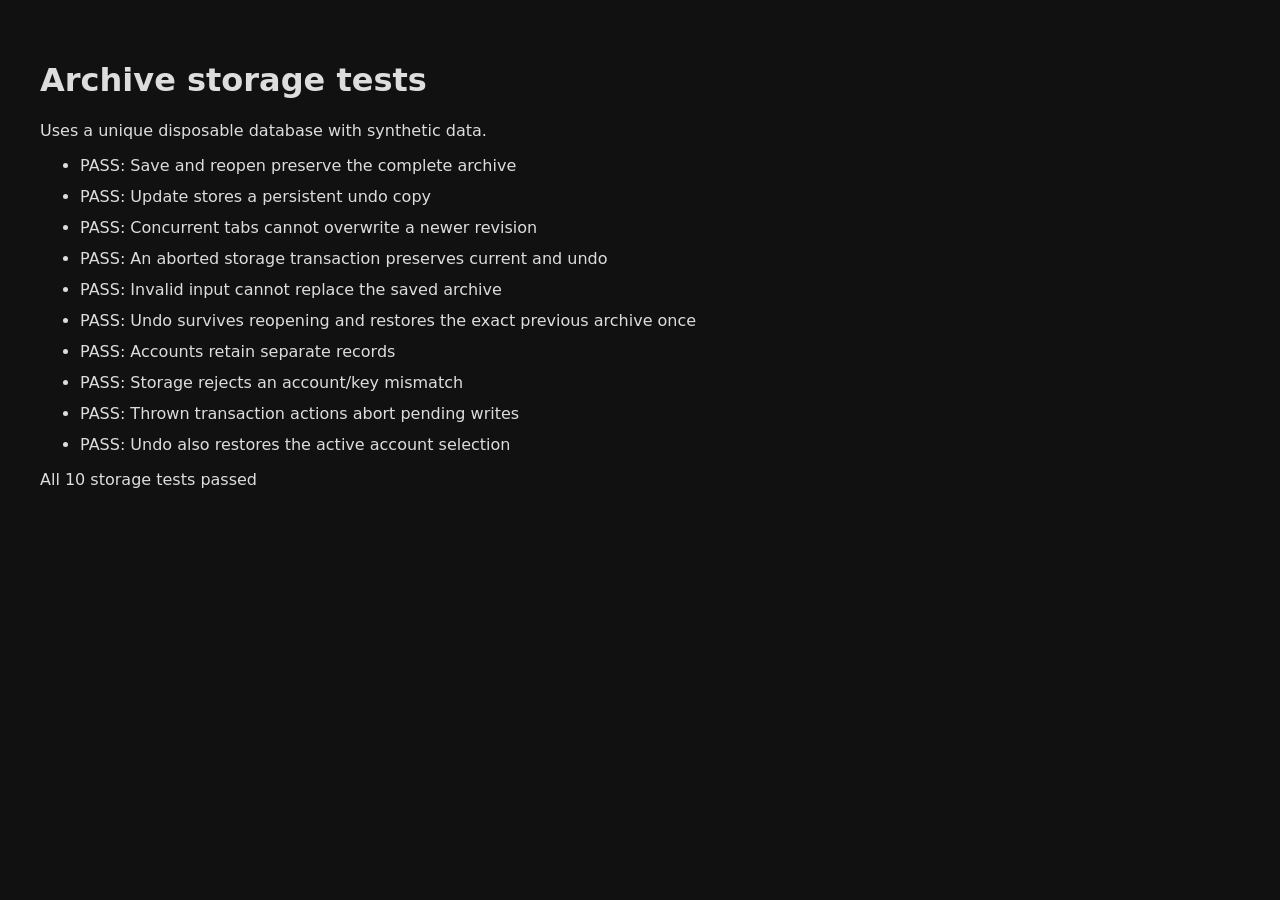
<file: extension/xarchive/tests/browser-storage.html>
<!doctype html>
<html lang="en"><meta charset="utf-8"><title>xarchive storage tests</title>
<style>body{font:16px system-ui;padding:32px;background:#111;color:#ddd}li{margin:12px 0}</style>
<h1>Archive storage tests</h1><p>Uses a unique disposable database with synthetic data.</p><ul id="results"></ul><p id="status" role="status">Running…</p>
<script src="../lib/archive.js"></script>
<script>
(async () => {
  const name = `xarchive-test-${crypto.randomUUID()}`;
  const store = new XArchive.ArchiveStore(name);
  const out = document.getElementById('results');
  let failures = 0, tests = 0;
  const assert = (value, message) => { if (!value) throw new Error(message); };
  const test = async (name, fn) => {
    tests++;
    const li = document.createElement('li');
    try { await fn(); li.textContent = `PASS: ${name}`; }
    catch (err) { li.textContent = `FAIL: ${name}: ${err.message}`; failures++; }
    out.appendChild(li);
  };
  const base = XArchive.merge(null, await (await fetch('fixtures/base.json')).json()).data;
  const update = XArchive.merge(base, await (await fetch('fixtures/update.json')).json()).data;
  let saved;
  await test('Save and reopen preserve the complete archive', async () => {
    saved = await store.save('user:42', base);
    assert((await new XArchive.ArchiveStore(name).get('user:42')).data.bookmarks.length === 2, 'did not persist');
  });
  await test('Update stores a persistent undo copy', async () => {
    saved = await store.save('user:42', update, saved.revision);
    assert(saved.data.bookmarks.length === 3 && saved.previous.bookmarks.length === 2, 'wrong current or previous');
  });
  await test('Concurrent tabs cannot overwrite a newer revision', async () => {
    let rejected = false;
    try { await new XArchive.ArchiveStore(name).save('user:42', base, 1); } catch { rejected = true; }
    assert(rejected && (await store.get('user:42')).revision === 2, 'stale overwrite accepted');
  });
  await test('An aborted storage transaction preserves current and undo', async () => {
    try { await store.transaction('readwrite', (table, done, fail) => { table.put({ key: 'user:42', data: base }); fail(new Error('Simulated storage failure')); }); } catch {}
    const record = await store.get('user:42');
    assert(record.revision === 2 && record.previous.bookmarks.length === 2, 'failed transaction changed data');
  });
  await test('Invalid input cannot replace the saved archive', async () => {
    let rejected = false;
    try { await store.save('user:42', { bookmarks: 'invalid' }, 2); } catch { rejected = true; }
    assert(rejected && (await store.get('user:42')).revision === 2, 'invalid input stored');
  });
  await test('Undo survives reopening and restores the exact previous archive once', async () => {
    const restored = await new XArchive.ArchiveStore(name).undo('user:42', 2);
    assert(JSON.stringify(restored.data) === JSON.stringify(base) && restored.previous === null, 'wrong undo');
    let rejected = false;
    try { await store.undo('user:42', restored.revision); } catch { rejected = true; }
    assert(rejected, 'undo was available twice');
  });
  await test('Accounts retain separate records', async () => {
    const other = JSON.parse(JSON.stringify(base));
    other.export_metadata.user_id = '43';
    await store.save('user:43', other);
    assert((await store.list()).length === 2 && (await store.get('user:42')).data.export_metadata.user_id === '42', 'accounts mixed');
  });
  await test('Storage rejects an account/key mismatch', async () => {
    let rejected = false;
    try { await store.save('user:43', base, 1); } catch { rejected = true; }
    assert(rejected && (await store.get('user:43')).data.export_metadata.user_id === '43', 'wrong account accepted');
  });
  await test('Thrown transaction actions abort pending writes', async () => {
    try { await store.transaction('readwrite', table => { table.put({ key: 'user:42', data: update }); throw new Error('Simulated exception'); }); } catch {}
    assert((await store.get('user:42')).revision === 3, 'throwing action committed');
  });
  await test('Undo also restores the active account selection', async () => {
    await store.save('user:42', update, 3);
    await store.select('user:43');
    await store.undo('user:42', 4);
    assert((await store.get('active')).value === 'user:42', 'undo left another account selected');
  });
  indexedDB.deleteDatabase(name);
  document.getElementById('status').textContent = failures ? `${failures} tests failed` : `All ${tests} storage tests passed`;
})();
</script></html>
</file>
<file: extension/xarchive/options.css>
* {
  margin: 0;
  padding: 0;
  box-sizing: border-box;
}

#connector-section input {
  box-sizing: border-box;
  width: 100%;
  margin: 0.35rem 0 0.85rem;
  padding: 0.7rem 0.8rem;
  border: 1px solid #38444d;
  border-radius: 8px;
  background: #15202b;
  color: #f7f9f9;
}

.connector-buttons { flex-wrap: wrap; }

body {
  font-family: -apple-system, BlinkMacSystemFont, "Segoe UI", Roboto, sans-serif;
  background: #0a0a0a;
  color: #e7e9ea;
  min-height: 100vh;
  padding: 2rem;
}

.container {
  max-width: 640px;
  margin: 0 auto;
}

header {
  text-align: center;
  margin-bottom: 2rem;
}

header h1 {
  font-size: 2rem;
  font-weight: 700;
  color: #fff;
}

.subtitle {
  color: #71767b;
  margin-top: 0.25rem;
}

.card {
  background: #16181c;
  border: 1px solid #2f3336;
  border-radius: 12px;
  padding: 1.5rem;
  margin-bottom: 1rem;
}

.card h2 {
  font-size: 1.1rem;
  font-weight: 600;
  margin-bottom: 1rem;
  color: #e7e9ea;
}

.connection-status {
  margin: -.25rem 0 1rem;
  padding: .8rem 1rem;
  border: 1px solid #2f3336;
  border-radius: 9px;
  background: #1d1f23;
  color: #e7e9ea;
  line-height: 1.45;
}

.inline-disclosure {
  margin-top: .75rem;
}

.inline-disclosure > summary,
.disclosure-card > summary {
  cursor: pointer;
  color: #e7e9ea;
  font-weight: 600;
}

.inline-disclosure > summary {
  color: #1d9bf0;
}

.disclosure-card {
  padding: 0;
}

.disclosure-card > summary {
  display: flex;
  align-items: center;
  justify-content: space-between;
  gap: 1rem;
  padding: 1.1rem 1.5rem;
  list-style-position: inside;
}

.disclosure-card > summary small {
  color: #71767b;
  font-weight: 400;
}

.disclosure-body {
  margin-top: 1rem;
}

.disclosure-card > .disclosure-body {
  margin-top: 0;
  padding: 0 1.5rem 1.5rem;
  border-top: 1px solid #2f3336;
  padding-top: 1.25rem;
}

#connector-actions {
  margin-top: 1rem;
}

/* Status indicators */
.status-item {
  display: flex;
  align-items: center;
  gap: 0.5rem;
  padding: 0.4rem 0;
}

.status-dot {
  width: 10px;
  height: 10px;
  border-radius: 50%;
  background: #71767b;
  flex-shrink: 0;
}

.status-dot.ok { background: #00ba7c; }
.status-dot.error { background: #f4212e; }
.status-dot.waiting { background: #ffd400; }

.hint {
  margin-top: 0.75rem;
  padding: 0.75rem;
  background: #1d1f23;
  border-radius: 8px;
  color: #ffd400;
  font-size: 0.9rem;
  line-height: 1.4;
}

/* Buttons */
.button-row {
  display: flex;
  gap: 0.75rem;
  flex-wrap: wrap;
}

button {
  padding: 0.6rem 1.5rem;
  border: 1px solid #2f3336;
  border-radius: 9999px;
  background: #1d9bf0;
  color: #fff;
  font-size: 0.95rem;
  font-weight: 600;
  cursor: pointer;
  transition: background 0.15s;
}

button:hover:not(:disabled) {
  background: #1a8cd8;
}

button:disabled {
  opacity: 0.5;
  cursor: not-allowed;
}

#btn-pause, #btn-stop {
  background: transparent;
  border-color: #536471;
  color: #e7e9ea;
}

#btn-pause:hover, #btn-stop:hover {
  background: rgba(239, 243, 244, 0.1);
}

#btn-stop:hover {
  border-color: #f4212e;
  color: #f4212e;
}

/* Progress */
.progress-bar-container {
  width: 100%;
  height: 6px;
  background: #2f3336;
  border-radius: 3px;
  overflow: hidden;
  margin-bottom: 1rem;
}

.progress-bar {
  height: 100%;
  background: #1d9bf0;
  border-radius: 3px;
  width: 100%;
}

/* Indeterminate: a sliding highlight that pulses back and forth. */
.progress-bar.indeterminate {
  width: 25%;
  animation: indeterminate 1.4s ease-in-out infinite alternate;
}

@keyframes indeterminate {
  0%   { margin-left: 0; }
  100% { margin-left: 75%; }
}

.progress-stats {
  display: grid;
  grid-template-columns: repeat(3, 1fr);
  gap: 0.75rem;
}

.stat {
  text-align: center;
}

.stat-label {
  display: block;
  font-size: 0.8rem;
  color: #71767b;
  margin-bottom: 0.15rem;
}

.stat-value {
  font-size: 1.1rem;
  font-weight: 600;
  color: #e7e9ea;
}

.notice {
  margin-top: 1rem;
  padding: 0.75rem;
  background: rgba(255, 212, 0, 0.1);
  border: 1px solid rgba(255, 212, 0, 0.3);
  border-radius: 8px;
  color: #ffd400;
  text-align: center;
}

/* Log */
.log-container {
  max-height: 200px;
  overflow-y: auto;
  font-family: "SF Mono", "Fira Code", monospace;
  font-size: 0.8rem;
  line-height: 1.6;
  color: #71767b;
}

.log-container .log-entry {
  padding: 0.15rem 0;
  border-bottom: 1px solid #1d1f23;
}

.log-container .log-entry.error {
  color: #f4212e;
}

.log-container .log-entry.warn {
  color: #ffd400;
}

.log-container .log-entry.success {
  color: #00ba7c;
}

/* Result */
.complete-stats {
  margin-bottom: 1.25rem;
  line-height: 1.8;
}

.complete-stats strong {
  color: #1d9bf0;
}

.unavailable-reasons {
  margin: 0.25rem 0 0.5rem 1.25rem;
  font-size: 0.85rem;
  color: #71767b;
  line-height: 1.6;
}

/* Footer */
footer {
  text-align: center;
  padding: 1rem 0 0;
  font-size: 0.75rem;
  color: #536471;
}

footer a {
  color: #1d9bf0;
  text-decoration: none;
}

footer a:hover {
  text-decoration: underline;
}

.help { color: #b2bac3; line-height: 1.5; font-size: .9rem; margin: .75rem 0; }
#library-status { line-height: 1.6; overflow-wrap: anywhere; }
select { display: block; max-width: 100%; margin-top: .5rem; padding: .65rem; color: #e7e9ea; background: #0a0a0a; border: 1px solid #536471; border-radius: 8px; font: inherit; }
button.secondary { background: transparent; border-color: #536471; }
button:focus-visible, select:focus-visible { outline: 2px solid #1d9bf0; outline-offset: 3px; }
dialog { margin: auto; width: min(560px, calc(100vw - 32px)); max-height: 85vh; overflow: auto; padding: 1.5rem; border: 1px solid #536471; border-radius: 12px; background: #16181c; color: #e7e9ea; }
dialog::backdrop { background: #000b; }
dialog h2, dialog p { margin-bottom: 1rem; }
@media (max-width: 600px) { body { padding: 12px; } .card { padding: 16px; } button { padding: .6rem 1rem; } }

/* Scrollbar */
.log-container::-webkit-scrollbar {
  width: 6px;
}

.log-container::-webkit-scrollbar-track {
  background: transparent;
}

.log-container::-webkit-scrollbar-thumb {
  background: #2f3336;
  border-radius: 3px;
}
</file>
